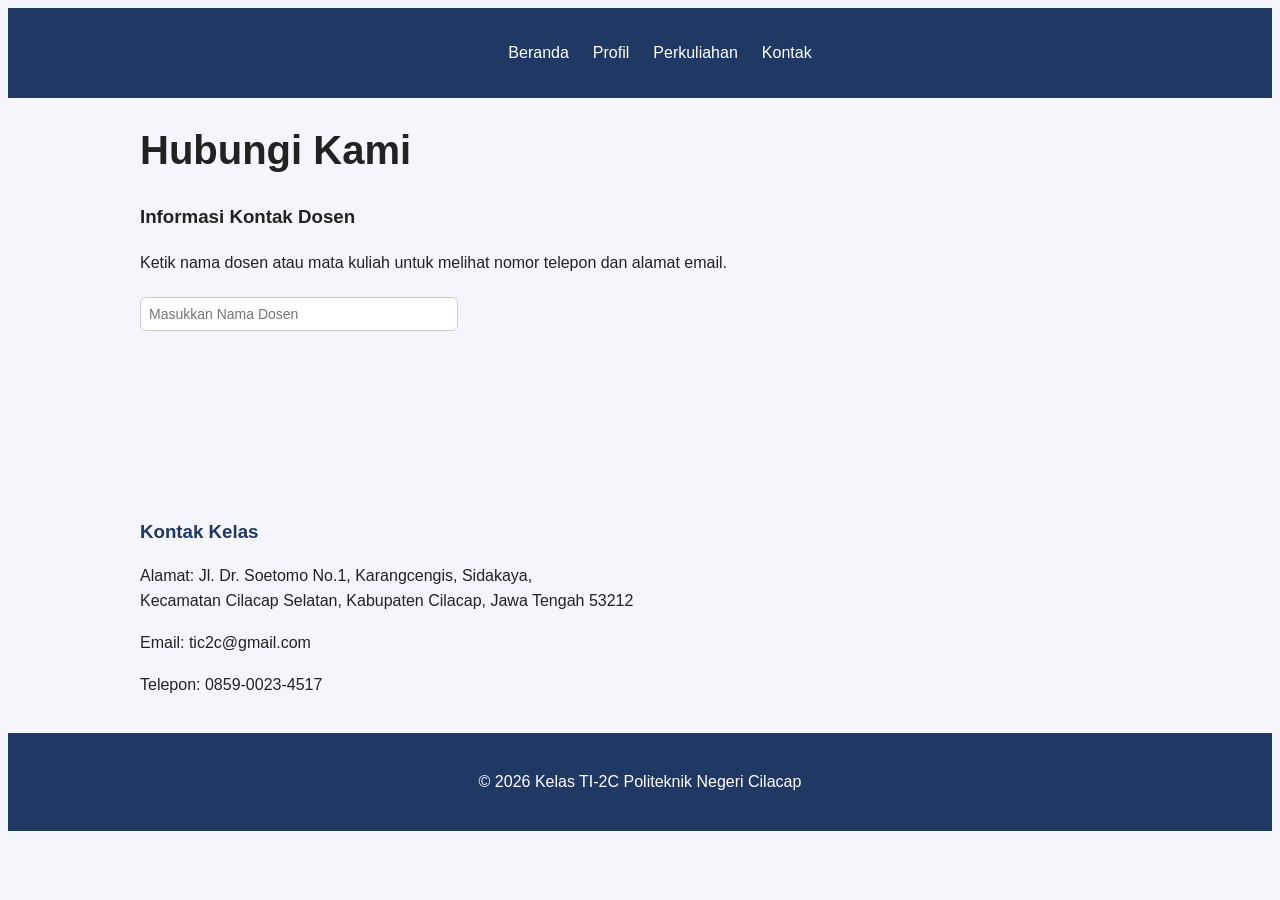
<file: kontak.html>
<!DOCTYPE html>
<html lang="id">
<head>
    <meta charset="UTF-8" />
    <meta name="viewport" content="width=device-width, initial-scale=1.0" />
    <title>Kontak | Website Kelas</title>
    <link rel="stylesheet" href="css/style.css" />
</head>
<body>
    <!-- Navbar -->
    <header class="navbar">
        <nav>
            <ul class="menu">
                <li><a href="index.html">Beranda</a></li>
                <li><a href="profil.html">Profil</a></li>
                <li><a href="perkuliahan.html">Perkuliahan</a></li>
                <li><a href="kontak.html">Kontak</a></li>
            </ul>
        </nav>
    </header>

    <!-- Konten utama -->
      <main>
        <h2 class="judul-kontak">Hubungi Kami</h2>
    <!-- Informasi kontak dosen (dalam kotak) -->
     <section>
        <h3>Informasi Kontak Dosen</h3>
        <p>Ketik nama dosen atau mata kuliah untuk melihat nomor telepon dan alamat email.</p>
        <input type="text" id="cari-dosen" class="input-dosen" placeholder="Masukkan Nama Dosen" />
        <p id="info-dosen"></p>
        <div class="grid-card" id="hasil-dosen"></div>
    </section>
    <!-- Kontak kelas -->
     <section class="kontak-kelas">
        <h3>Kontak Kelas</h3>
        <p>Alamat: Jl. Dr. Soetomo No.1, Karangcengis, Sidakaya,<br>Kecamatan Cilacap Selatan, Kabupaten Cilacap, Jawa Tengah 53212</p>
        <p>Email: tic2c@gmail.com</p>
        <p>Telepon: 0859-0023-4517</p>
     </section>
    </main>

    <!-- Footer -->
    <footer>
        <p>&copy; 2026 Kelas TI-2C Politeknik Negeri Cilacap</p>
    </footer>
    <script src="js/script.js"></script>
</body>
</html>
</file>
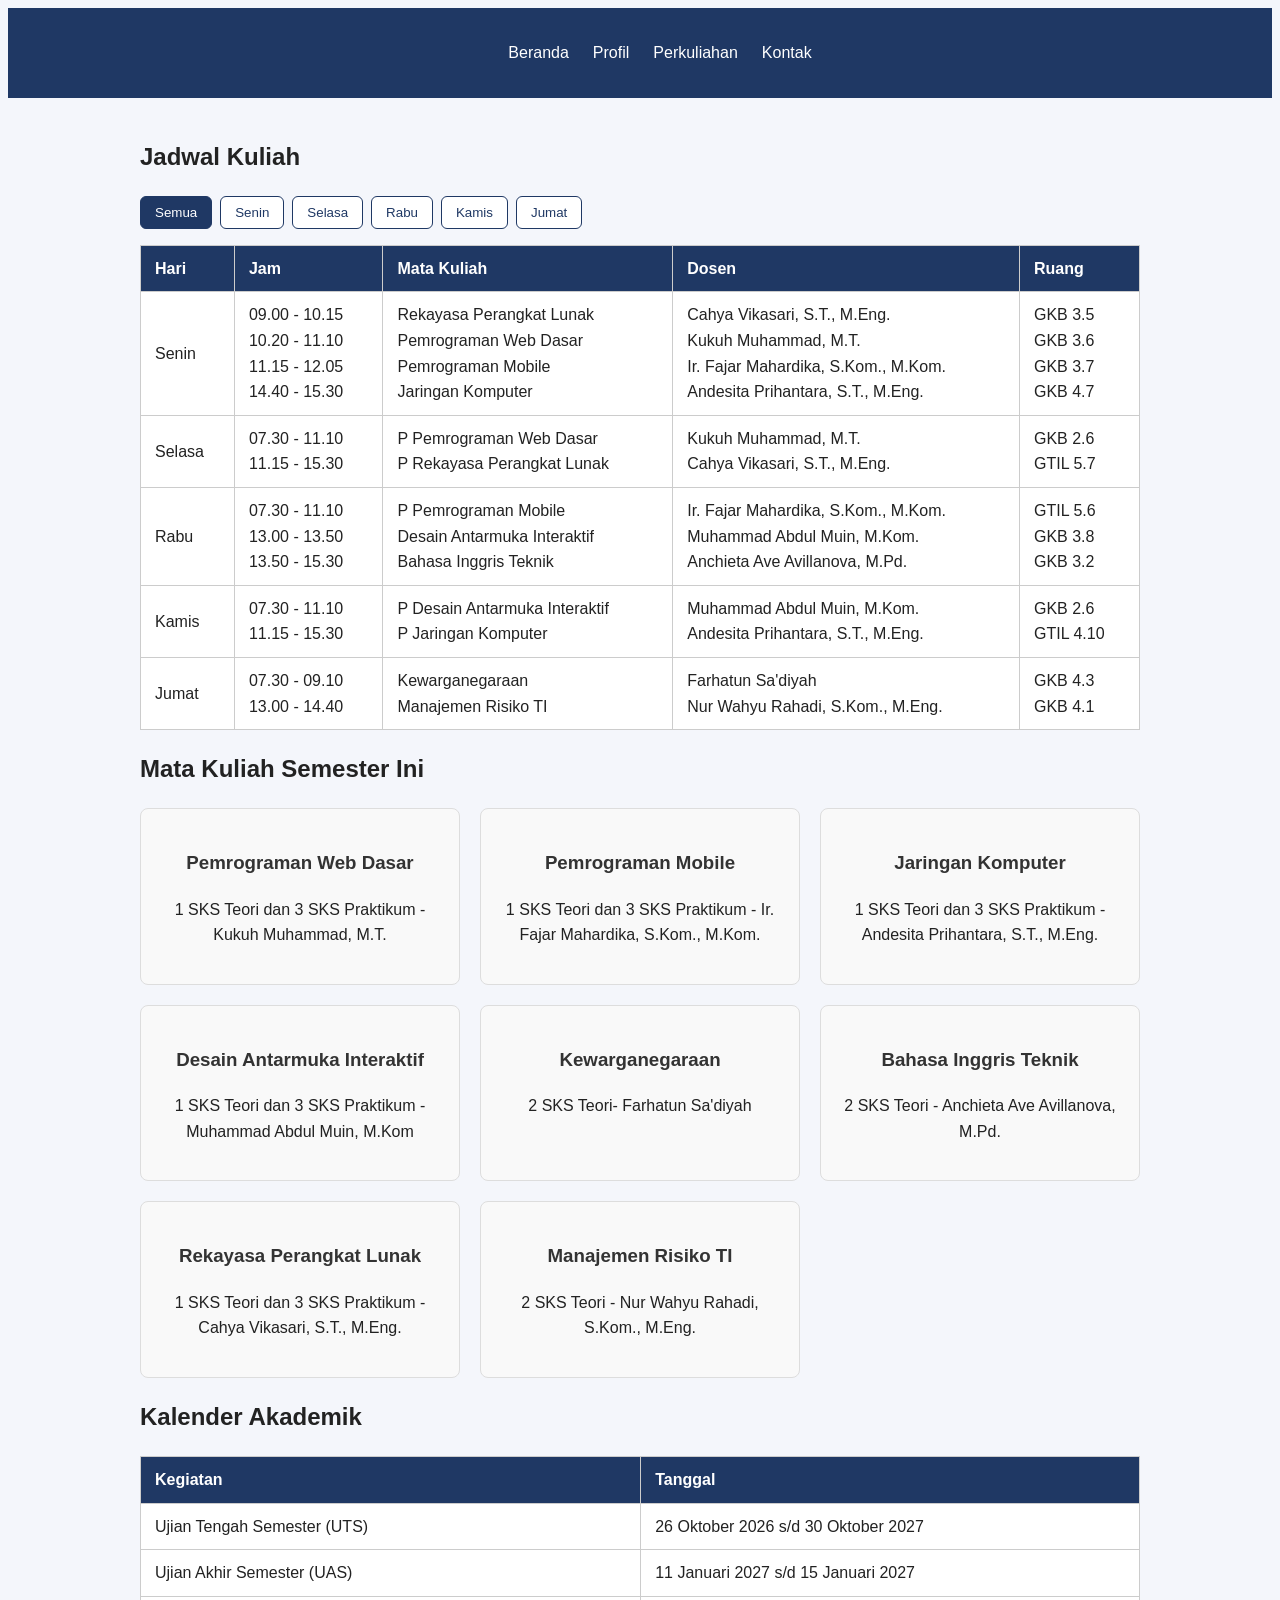
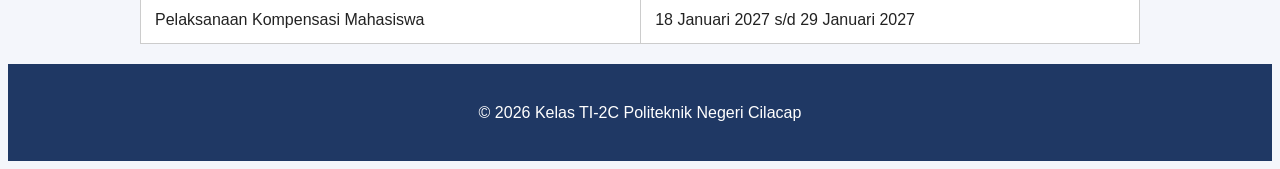
<file: perkuliahan.html>
<!DOCTYPE html>
<html lang="id">
<head>
    <meta charset="UTF-8" />
    <meta name="viewport" content="width=device-width, initial-scale=1.0" />
    <title>Beranda | Website Kelas</title>
    <link rel="stylesheet" href="css/style.css" />
</head>
<body>
    <!-- Navbar -->
    <header class="navbar">
        <nav>
            <ul class="menu">
                <li><a href="index.html">Beranda</a></li>
                <li><a href="profil.html">Profil</a></li>
                <li><a href="perkuliahan.html">Perkuliahan</a></li>
                <li><a href="kontak.html">Kontak</a></li>
            </ul>
        </nav>
    </header>

    <!-- Konten utama -->
    <main>
         <h2 class="judul-bagian">Jadwal Kuliah</h2>
    <div class="filter">
      <button type="button" class="btn-hari aktif" data-hari="Semua">Semua</button>
      <button type="button" class="btn-hari" data-hari="Senin">Senin</button>
      <button type="button" class="btn-hari" data-hari="Selasa">Selasa</button>
      <button type="button" class="btn-hari" data-hari="Rabu">Rabu</button>
      <button type="button" class="btn-hari" data-hari="Kamis">Kamis</button>
      <button type="button" class="btn-hari" data-hari="Jumat">Jumat</button>
    </div>
    <div class="bungkus-tabel">
      <table>
        <thead>
          <tr><th>Hari</th><th>Jam</th><th>Mata Kuliah</th><th>Dosen</th><th>Ruang</th></tr>
        </thead>
        <tbody id="isi-jadwal">
          <tr data-hari="Senin"><td>Senin</td>
                                <td>09.00 - 10.15<br>10.20 - 11.10<br>11.15 - 12.05<br>14.40 - 15.30</td>
                                <td>Rekayasa Perangkat Lunak<br>Pemrograman Web Dasar<br>Pemrograman Mobile<br>Jaringan Komputer</td>
                                <td>Cahya Vikasari, S.T., M.Eng.<br>Kukuh Muhammad, M.T.<br>Ir. Fajar Mahardika, S.Kom., M.Kom.<br>Andesita Prihantara, S.T., M.Eng.</td>
                                <td>GKB 3.5<br>GKB 3.6<br>GKB 3.7<br>GKB 4.7</td></tr>
          <tr data-hari="Selasa"><td>Selasa</td>
                                <td>07.30 - 11.10<br>11.15 - 15.30</td>
                                <td>P Pemrograman Web Dasar<br>P Rekayasa Perangkat Lunak</td>
                                <td>Kukuh Muhammad, M.T.<br>Cahya Vikasari, S.T., M.Eng.</td>
                                <td>GKB 2.6<br>GTIL 5.7</td></tr>
          <tr data-hari="Rabu"><td>Rabu</td>
                                <td>07.30 - 11.10<br>13.00 - 13.50<br>13.50 - 15.30</td>
                                <td>P Pemrograman Mobile<br>Desain Antarmuka Interaktif<br>Bahasa Inggris Teknik</td>
                                <td>Ir. Fajar Mahardika, S.Kom., M.Kom.<br>Muhammad Abdul Muin, M.Kom.<br>Anchieta Ave Avillanova, M.Pd.</td>
                                <td>GTIL 5.6<br>GKB 3.8<br>GKB 3.2</td></tr>
          <tr data-hari="Kamis"><td>Kamis</td>
                                <td>07.30 - 11.10<br>11.15 - 15.30</td>
                                <td>P Desain Antarmuka Interaktif<br>P Jaringan Komputer</td>
                                <td>Muhammad Abdul Muin, M.Kom.<br>Andesita Prihantara, S.T., M.Eng.</td>
                                <td>GKB 2.6<br>GTIL 4.10</td></tr>
          <tr data-hari="Jumat"><td>Jumat</td>
                                <td>07.30 - 09.10<br>13.00 - 14.40</td>
                                <td>Kewarganegaraan<br>Manajemen Risiko TI</td>
                                <td>Farhatun Sa'diyah<br>Nur Wahyu Rahadi, S.Kom., M.Eng.</td>
                                <td>GKB 4.3<br>GKB 4.1</td></tr>
        </tbody>
      </table>
    </div>

    <h2 class="judul-bagian">Mata Kuliah Semester Ini</h2>
    <div class="grid-card" id="daftar-matkul">
      <div class="card item-matkul">
        <h3>Pemrograman Web Dasar</h3>
        <p>1 SKS  Teori dan 3 SKS Praktikum - Kukuh Muhammad, M.T.</p>
      </div>
      <div class="card item-matkul">
        <h3>Pemrograman Mobile</h3>
        <p>1 SKS  Teori dan 3 SKS Praktikum - Ir. Fajar Mahardika, S.Kom., M.Kom.</p>
      </div>
      <div class="card item-matkul">
        <h3>Jaringan Komputer</h3>
        <p>1 SKS  Teori dan 3 SKS Praktikum - Andesita Prihantara, S.T., M.Eng.</p>
      </div>
      <div class="card item-matkul">
        <h3>Desain Antarmuka Interaktif</h3>
        <p>1 SKS  Teori dan 3 SKS Praktikum - Muhammad Abdul Muin, M.Kom</p>
      </div>
      <div class="card item-matkul">
        <h3>Kewarganegaraan</h3>
        <p>2 SKS Teori- Farhatun Sa'diyah</p>
      </div>
      <div class="card item-matkul">
        <h3>Bahasa Inggris Teknik</h3>
        <p>2 SKS Teori - Anchieta Ave Avillanova, M.Pd.</p>
      </div>
      <div class="card item-matkul">
        <h3>Rekayasa Perangkat Lunak</h3> 
        <p>1 SKS  Teori dan 3 SKS Praktikum - Cahya Vikasari, S.T., M.Eng.</p>
      </div>
      <div class="card item-matkul">
        <h3>Manajemen Risiko TI</h3>
        <p>2 SKS Teori - Nur Wahyu Rahadi, S.Kom., M.Eng.</p>

      </div>
    </div>

    <h2 class="judul-bagian">Kalender Akademik</h2>
    <div class="bungkus-tabel">
      <table>
        <thead>
          <tr><th>Kegiatan</th><th>Tanggal</th></tr>
        </thead>
        <tbody>
          <tr><td>Ujian Tengah Semester (UTS)</td><td>26 Oktober 2026 s/d 30 Oktober 2027</td></tr>
          <tr><td>Ujian Akhir Semester (UAS)</td><td>11 Januari 2027 s/d 15 Januari 2027</td></tr>
          <tr><td>Pelaksanaan Kompensasi Mahasiswa</td><td>18 Januari 2027 s/d 29 Januari 2027</td></tr>
        </tbody>
      </table>
    </div>
  </main>
    </main>

    <!-- Footer -->
    <footer>
        <p>&copy; 2026 Kelas TI-2C Politeknik Negeri Cilacap</p>
    </footer>
    <script src="js/script.js"></script>
</body>
</html>
</file>
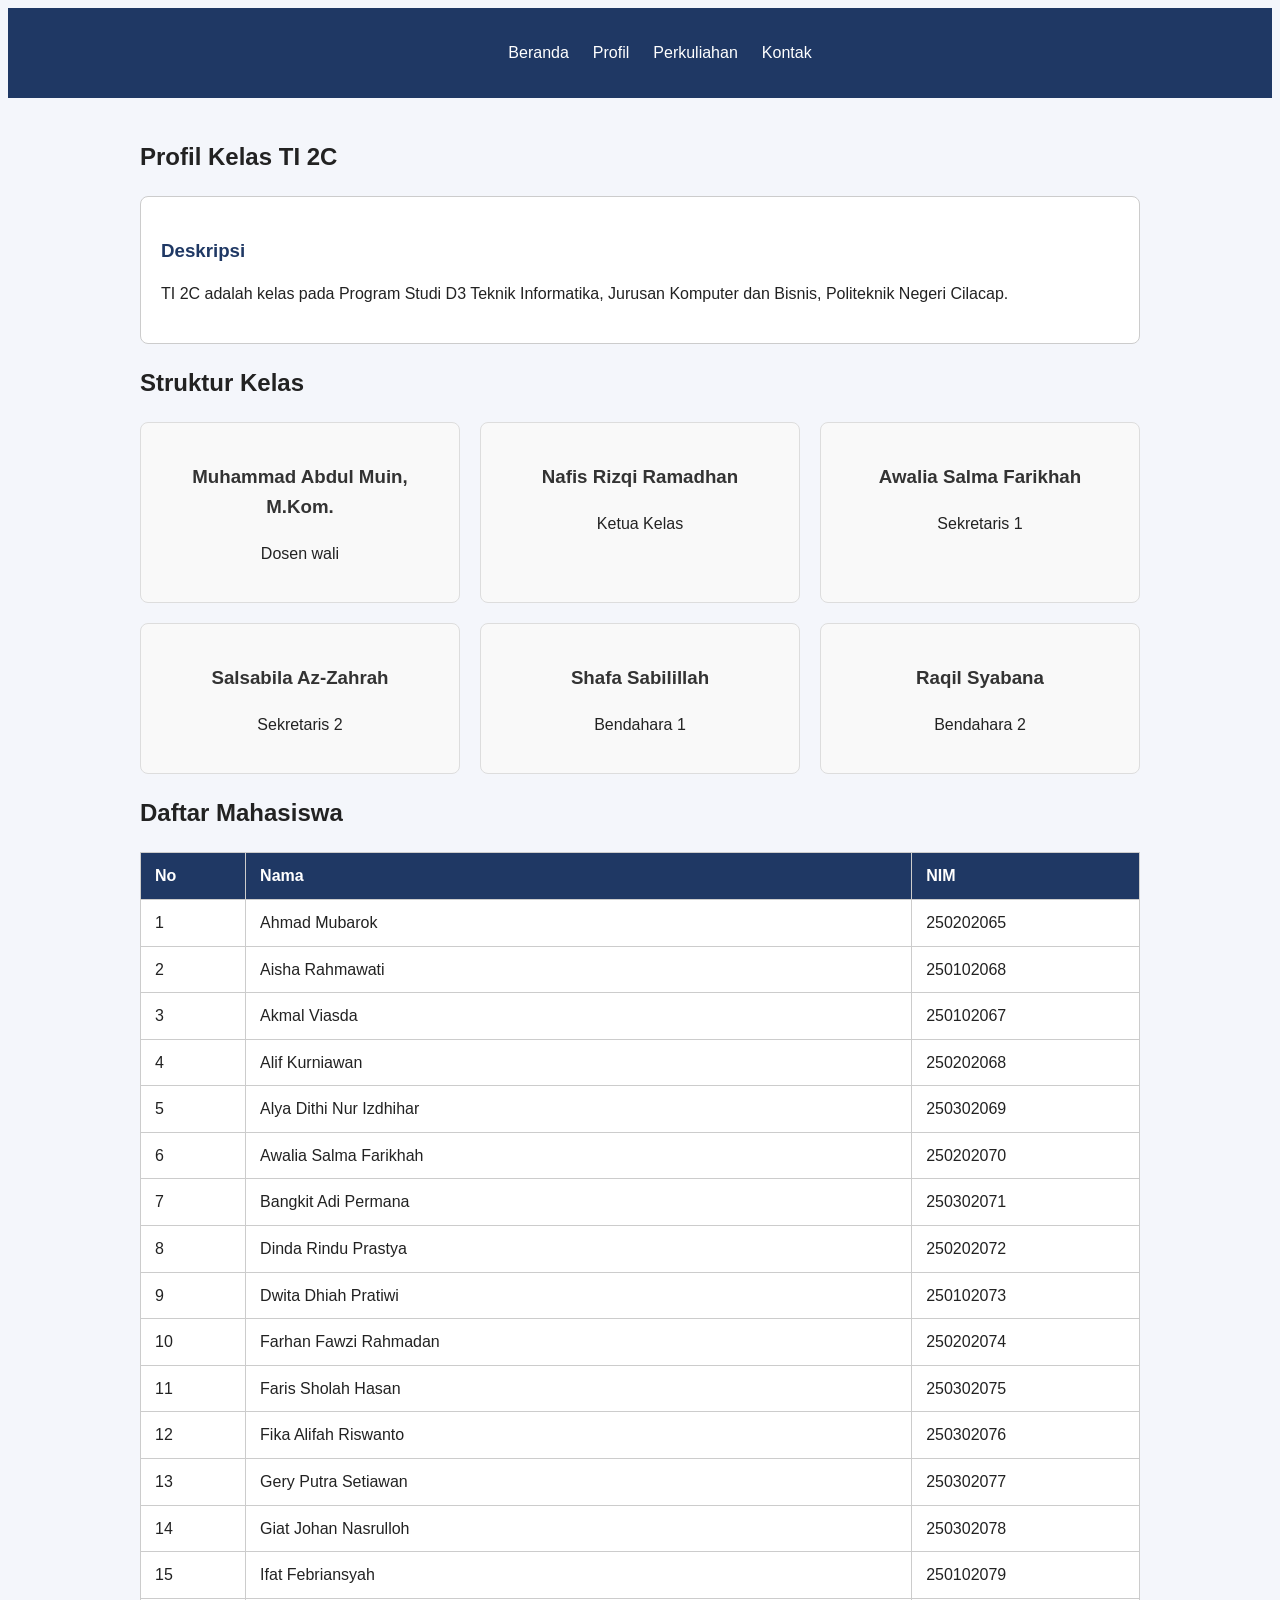
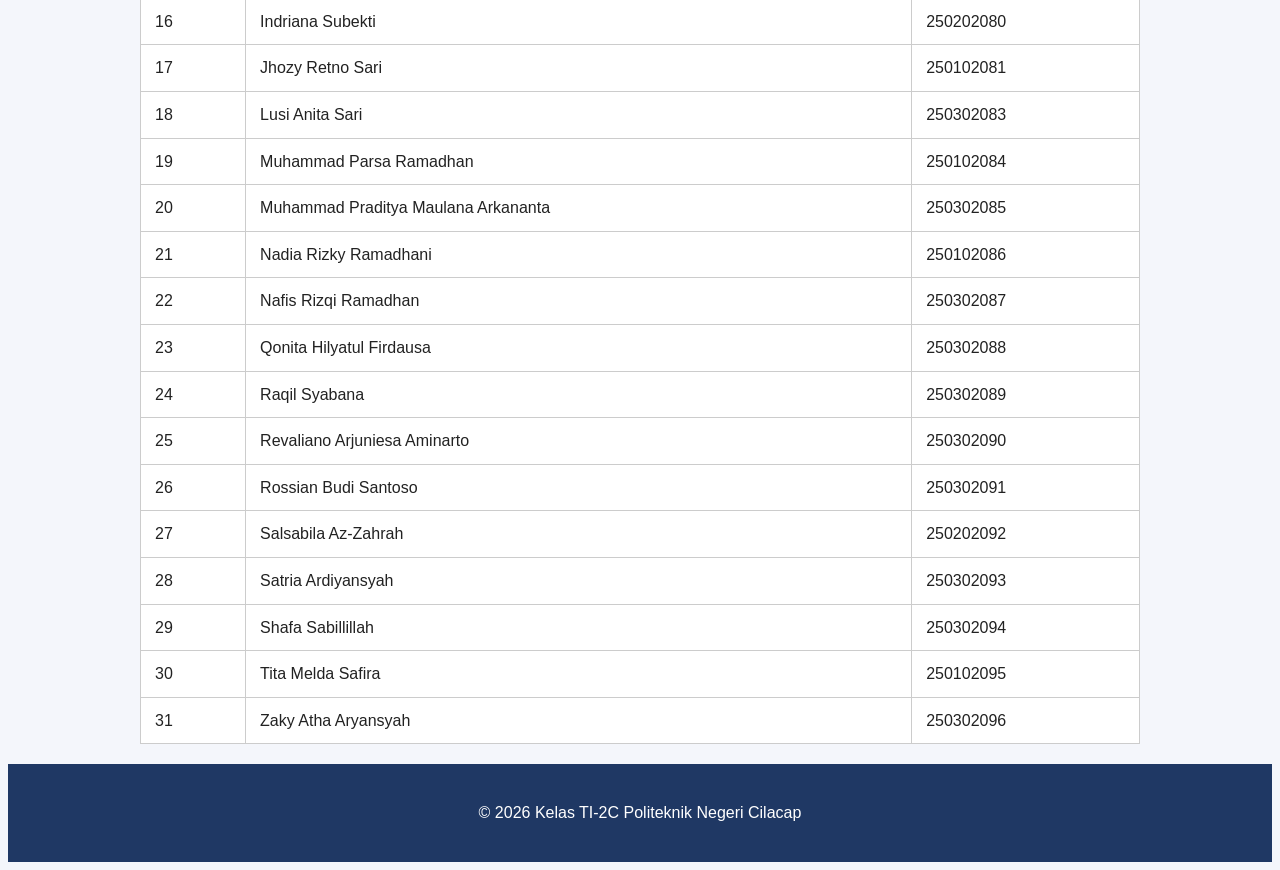
<file: profil.html>
<!DOCTYPE html>
<html lang="id">
<head>
    <meta charset="UTF-8" />
    <meta name="viewport" content="width=device-width, initial-scale=1.0" />
    <title>Beranda | Website Kelas</title>
    <link rel="stylesheet" href="css/style.css" />
</head>
<body>
    <!-- Navbar -->
    <header class="navbar">
        <nav>
            <ul class="menu">
                <li><a href="index.html">Beranda</a></li>
                <li><a href="profil.html">Profil</a></li>
                <li><a href="perkuliahan.html">Perkuliahan</a></li>
                <li><a href="kontak.html">Kontak</a></li>
            </ul>
        </nav>
    </header>

    <!-- Konten utama -->
    <main>
        <h2 class="judul-bagian">Profil Kelas TI 2C</h2>

    <section class="blok">
      <h3>Deskripsi</h3>
      <p>TI 2C adalah kelas pada Program Studi D3 Teknik Informatika, Jurusan Komputer dan Bisnis, Politeknik Negeri Cilacap.</p>
    </section>

    <h2 class="judul-bagian">Struktur Kelas</h2>
    <div class="grid-card">
      <div class="card">
        <h3>Muhammad Abdul Muin, M.Kom.</h3>
        <p>Dosen wali</p>
      </div>
      <div class="card">
        <h3>Nafis Rizqi Ramadhan</h3>
        <p>Ketua Kelas</p>
      </div>
      <div class="card">
        <h3>Awalia Salma Farikhah</h3>
        <p>Sekretaris 1</p>
      </div>
      <div class="card">
        <h3>Salsabila Az-Zahrah</h3>
        <p>Sekretaris 2</p>
      </div>
      <div class="card">
        <h3>Shafa Sabilillah</h3>
        <p>Bendahara 1</p>
      </div>
      <div class="card">
        <h3>Raqil Syabana</h3>
        <p>Bendahara 2</p>
      </div>
    </div>

    <h2 class="judul-bagian">Daftar Mahasiswa</h2>
    <div class="bungkus-tabel">
      <table>
        <thead>
          <tr><th>No</th><th>Nama</th><th>NIM</th></tr>
        </thead>
        <tbody>
          <tr><td>1</td><td>Ahmad Mubarok</td><td>250202065</td></tr>
          <tr><td>2</td><td>Aisha Rahmawati</td><td>250102068</td></tr>
          <tr><td>3</td><td>Akmal Viasda</td><td>250102067</td></tr>
          <tr><td>4</td><td>Alif Kurniawan</td><td>250202068</td></tr>
          <tr><td>5</td><td>Alya Dithi Nur Izdhihar</td><td>250302069</td></tr>
          <tr><td>6</td><td>Awalia Salma Farikhah</td><td>250202070</td></tr>
          <tr><td>7</td><td>Bangkit Adi Permana</td><td>250302071</td></tr>
          <tr><td>8</td><td>Dinda Rindu Prastya</td><td>250202072</td></tr>
          <tr><td>9</td><td>Dwita Dhiah Pratiwi</td><td>250102073</td></tr>
          <tr><td>10</td><td>Farhan Fawzi Rahmadan</td><td>250202074</td></tr>
           <tr><td>11</td><td>Faris Sholah Hasan</td><td>250302075</td></tr>
          <tr><td>12</td><td>Fika Alifah Riswanto</td><td>250302076</td></tr>
          <tr><td>13</td><td>Gery Putra Setiawan</td><td>250302077</td></tr>
          <tr><td>14</td><td>Giat Johan Nasrulloh</td><td>250302078</td></tr>
          <tr><td>15</td><td>Ifat Febriansyah</td><td>250102079</td></tr>
          <tr><td>16</td><td>Indriana Subekti</td><td>250202080</td></tr>
          <tr><td>17</td><td>Jhozy Retno Sari</td><td>250102081</td></tr>
          <tr><td>18</td><td>Lusi Anita Sari</td><td>250302083</td></tr>
          <tr><td>19</td><td>Muhammad Parsa Ramadhan</td><td>250102084</td></tr>
          <tr><td>20</td><td>Muhammad Praditya Maulana Arkananta</td><td>250302085</td></tr>
          <tr><td>21</td><td>Nadia Rizky Ramadhani</td><td>250102086</td></tr>
          <tr><td>22</td><td>Nafis Rizqi Ramadhan</td><td>250302087</td></tr>
          <tr><td>23</td><td>Qonita Hilyatul Firdausa</td><td>250302088</td></tr>
          <tr><td>24</td><td>Raqil Syabana</td><td>250302089</td></tr>
          <tr><td>25</td><td>Revaliano Arjuniesa Aminarto</td><td>250302090</td></tr>
          <tr><td>26</td><td>Rossian Budi Santoso</td><td>250302091</td></tr>
          <tr><td>27</td><td>Salsabila Az-Zahrah</td><td>250202092</td></tr>
          <tr><td>28</td><td>Satria Ardiyansyah</td><td>250302093</td></tr>
          <tr><td>29</td><td>Shafa Sabillillah</td><td>250302094</td></tr>
          <tr><td>30</td><td>Tita Melda Safira</td><td>250102095</td></tr>
          <tr><td>31</td><td>Zaky Atha Aryansyah</td><td>250302096</td></tr>
        </tbody>
      </table>
    </div>
    </main>

    <!-- Footer -->
    <footer>
        <p>&copy; 2026 Kelas TI-2C Politeknik Negeri Cilacap</p>
    </footer>
    <script src="js/script.js"></script>
</body>
</html>
</file>
<file: css/style.css>
/* menghilangkan margin bawaan (margin: 0; padding: 0;) */
/* tanda bintang * memilih semua elemen untuk menghilangkan margin dan padding bawaan browser */
/* box-sizing: border-box memastikan penambahan padding tidak akan mengubah lebar total elemen
* { margin: 0; padding: 0; box-sizing: border-box; }

/* mengatur jenis huruf Arial serta warna latar belakang abu-abu terang (#f4f6fb) */
body {
    font-family: Arial, sans-serif;
    color: #222;
    background-color: #f4f6fb;
    line-height: 1.6;
}

/* ===== BAGIAN UMUM (Ketua) ===== */
/* menggunakan Flexbox (display: flex;) agar menu berjejer rapi secara horizontal */
/* keduanya diberi warna latar biru gelap (#1f3864) untuk navbar dan footer serta teks putih */
.navbar {
    display: flex;
    justify-content: center;
    align-items: center;
    flex-wrap: wrap;
    gap: 12px;
    padding: 16px 32px;
    background-color: #1f3864;
    color: white;
}

.logo { font-size: 22px; }
.menu { display: flex; gap: 24px; list-style: none; }
.menu a { color: white; text-decoration: none; }
.menu a:hover { text-decoration: underline; }

main { max-width: 1000px; margin: 0 auto; padding: 32px 20px; }

.grid-card {
    display: grid;
    grid-template-columns: repeat(auto-fit, minmax(240px, 1fr));
    gap: 20px;
}

.card {
    background-color: white;
    border: 1px solid #ccc;
    border-radius: 8px;
    padding: 20px;
}

.card img { width: 100%; border-radius: 6px; margin-bottom: 10px; }

footer {
    padding: 20px 32px;
    text-align: center;
    background-color: #1f3864;
    color: white;
}

/* kode ini membuat website menjadi responsif (responsive web design) */
/* jika lebar layar perangkat 600px atau lebih kecil (seperti smartphone) */ 
/* maka orientasi flexbox pada navbar diubah menjadi flex-direction: column */ 
/* sehingga menu akan tersusun dari atas ke bawah */
/* menu navbar akan tersusun ke bawah (vertikal) */
@media (max-width: 600px) {
    .navbar { flex-direction: column; }
    .menu { gap: 14px; }
}

/* ===== BAGIAN MAHASISWA 2 (Beranda) ===== */
/* Styling untuk Main Content */
main {
    max-width: 1000px;
    margin: 0 auto;
    padding: 20px;
    font-family: Arial, sans-serif;
}

/* Hero Section */
.hero {
    /* memberikan warna biru terang (#0056b3) pada kotak sambutan untuk hero section dan aksen garis pengumuman */ 
    /* warna kuning (#ffc107) pada tombol untuk membuatnya menonjol */
    background-color: #0056b3;
    color: white;
    text-align: center;
    padding: 50px 20px;
    border-radius: 8px;
    margin-bottom: 40px;
}

.hero h1 {
    margin-bottom: 10px;
}

.btn-primary {
    display: inline-block;
    margin-top: 15px;
    padding: 10px 20px;
    background-color: #ffc107;
    color: #333;
    text-decoration: none;
    font-weight: bold;
    border-radius: 5px;
}

/* Fitur Kelas (Cards) */
/* membagi ruang secara rata menggunakan flexbox (flex: 1;) agar ketiga kartu tampil sejajar */ 
/* gap memberi jarak antar kartu sebesar 20px */
/* kartu diberi kotak putih dengan batas garis tipis */
.fitur-kelas {
    display: flex;
    gap: 20px;
    margin-bottom: 40px;
}

.card {
    flex: 1;
    background: #f9f9f9;
    padding: 20px;
    border: 1px solid #ddd;
    border-radius: 8px;
    text-align: center;
}

.card h3 {
    color: #333;
}

.card a {
    display: inline-block;
    margin-top: 10px;
    color: #0056b3;
    text-decoration: none;
    font-weight: bold;
}

/* Pengumuman */
/* diberi efek bayangan tipis melayang dari background(box-shadow) */ 
/* garis tebal berwarna biru di sisi kiri (border-left: 5px solid #0056b3;) sebagai penanda visual */
.pengumuman {
    background: #fff;
    padding: 20px;
    border-left: 5px solid #0056b3;
    box-shadow: 0 2px 5px rgba(0,0,0,0.1);
}

.list-pengumuman {
    display: flex;
    flex-direction: column;
    gap: 15px;
    margin-top: 15px;
}

.item-pengumuman .tanggal {
    font-size: 0.85em;
    color: #666;
    font-weight: bold;
}

.item-pengumuman h4 {
    margin: 5px 0;
}

/* ===== BAGIAN MAHASISWA 3 (Profil dan perkuliahan) ===== */
.blok {
  background-color: white;
  border: 1px solid #ccc;
  border-radius: 8px;
  padding: 20px;
  margin-bottom: 16px;
}
.blok h3 { margin-bottom: 6px; color: #1f3864; }
.daftar { margin-left: 20px; }

.bungkus-tabel { overflow-x: auto; }
table {
  width: 100%;
  border-collapse: collapse;
  background-color: white;
}
th, td {
  padding: 10px 14px;
  border: 1px solid #ccc;
  text-align: left;
}
th { background-color: #1f3864; color: white; }

.filter { display: flex; flex-wrap: wrap; gap: 8px; margin-bottom: 16px; }
.btn-hari {
  padding: 8px 14px;
  border: 1px solid #1f3864;
  border-radius: 6px;
  background-color: white;
  color: #1f3864;
  cursor: pointer;
}
.btn-hari.aktif { background-color: #1f3864; color: white; }

.kolom-cari {
  width: 100%;
  max-width: 400px;
  padding: 10px;
  margin-bottom: 16px;
  border: 1px solid #ccc;
  border-radius: 6px;
}
.info-kosong { margin-top: 12px; }

.deadline { font-weight: bold; margin-top: 6px; }
.tombol-detail {
  margin-top: 10px;
  padding: 6px 12px;
  border: 1px solid #1f3864;
  border-radius: 6px;
  background-color: white;
  color: #1f3864;
  cursor: pointer;
}
.detail-tugas { margin-top: 10px; }

/* ===== BAGIAN MAHASISWA 4 (Kontak) ===== */


/* ===== BAGIAN MAHASISWA 4 (Kontak) ===== */
.judul-kontak { font-size: 40px; margin: 0 0 20px; }

/* Kotak informasi dosen */
.kotak-dosen {
  background-color: white;
  border: 1px solid #ccc;
  border-radius: 8px;
  padding: 16px 20px;
}
.kotak-dosen h3 { margin-bottom: 6px; color: #1f3864; }
.input-dosen {
  width: 30%;
  padding: 8px 8px;
  margin-top: 5px;
  border: 1px solid #ccc;
  border-radius: 6px;
  font-family: inherit;
  font-size: 14px;
}
.input-dosen::placeholder { font-size: 14px; }
#hasil-dosen { margin-top: 12px; }
#hasil-dosen:empty { margin-top: 0; }

/* Kartu hasil dosen: judul = mata kuliah, lalu dosen, telepon, email */
.kartu-dosen { padding: 18px 20px; }
.matkul-dosen {
  font-size: 17px;
  line-height: 1.35;
  margin-bottom: 12px;
  padding-bottom: 10px;
  border-bottom: 1px solid #e3e7ef;
}
.baris-info {
  display: flex;
  align-items: flex-start;
  gap: 10px;
  margin: 0 0 8px;
  font-size: 15px;
}
.baris-info a { color: inherit; text-decoration: none; word-break: break-all; }
.baris-info a:hover { text-decoration: underline; }

/* Kontak kelas */
.kontak-kelas { margin-top: 170px; }
.kontak-kelas h3 { margin-bottom: 6px; color: #1f3864; }
body.gelap .blok { background-color: #1c2538; border-color: #33415c; }
body.gelap .blok h3 { color: #9db8f0; }
body.gelap table { background-color: #1c2538; }
body.gelap th, body.gelap td { border-color: #33415c; }
body.gelap th { background-color: #2a3a5e; }
body.gelap .btn-hari,
body.gelap .tombol-detail { background-color: #1c2538; color: #9db8f0; border-color: #9db8f0; }
body.gelap .btn-hari.aktif { background-color: #9db8f0; color: #121826; }
/* ===== BAGIAN MAHASISWA 4 (Kontak) ===== */
</file>
